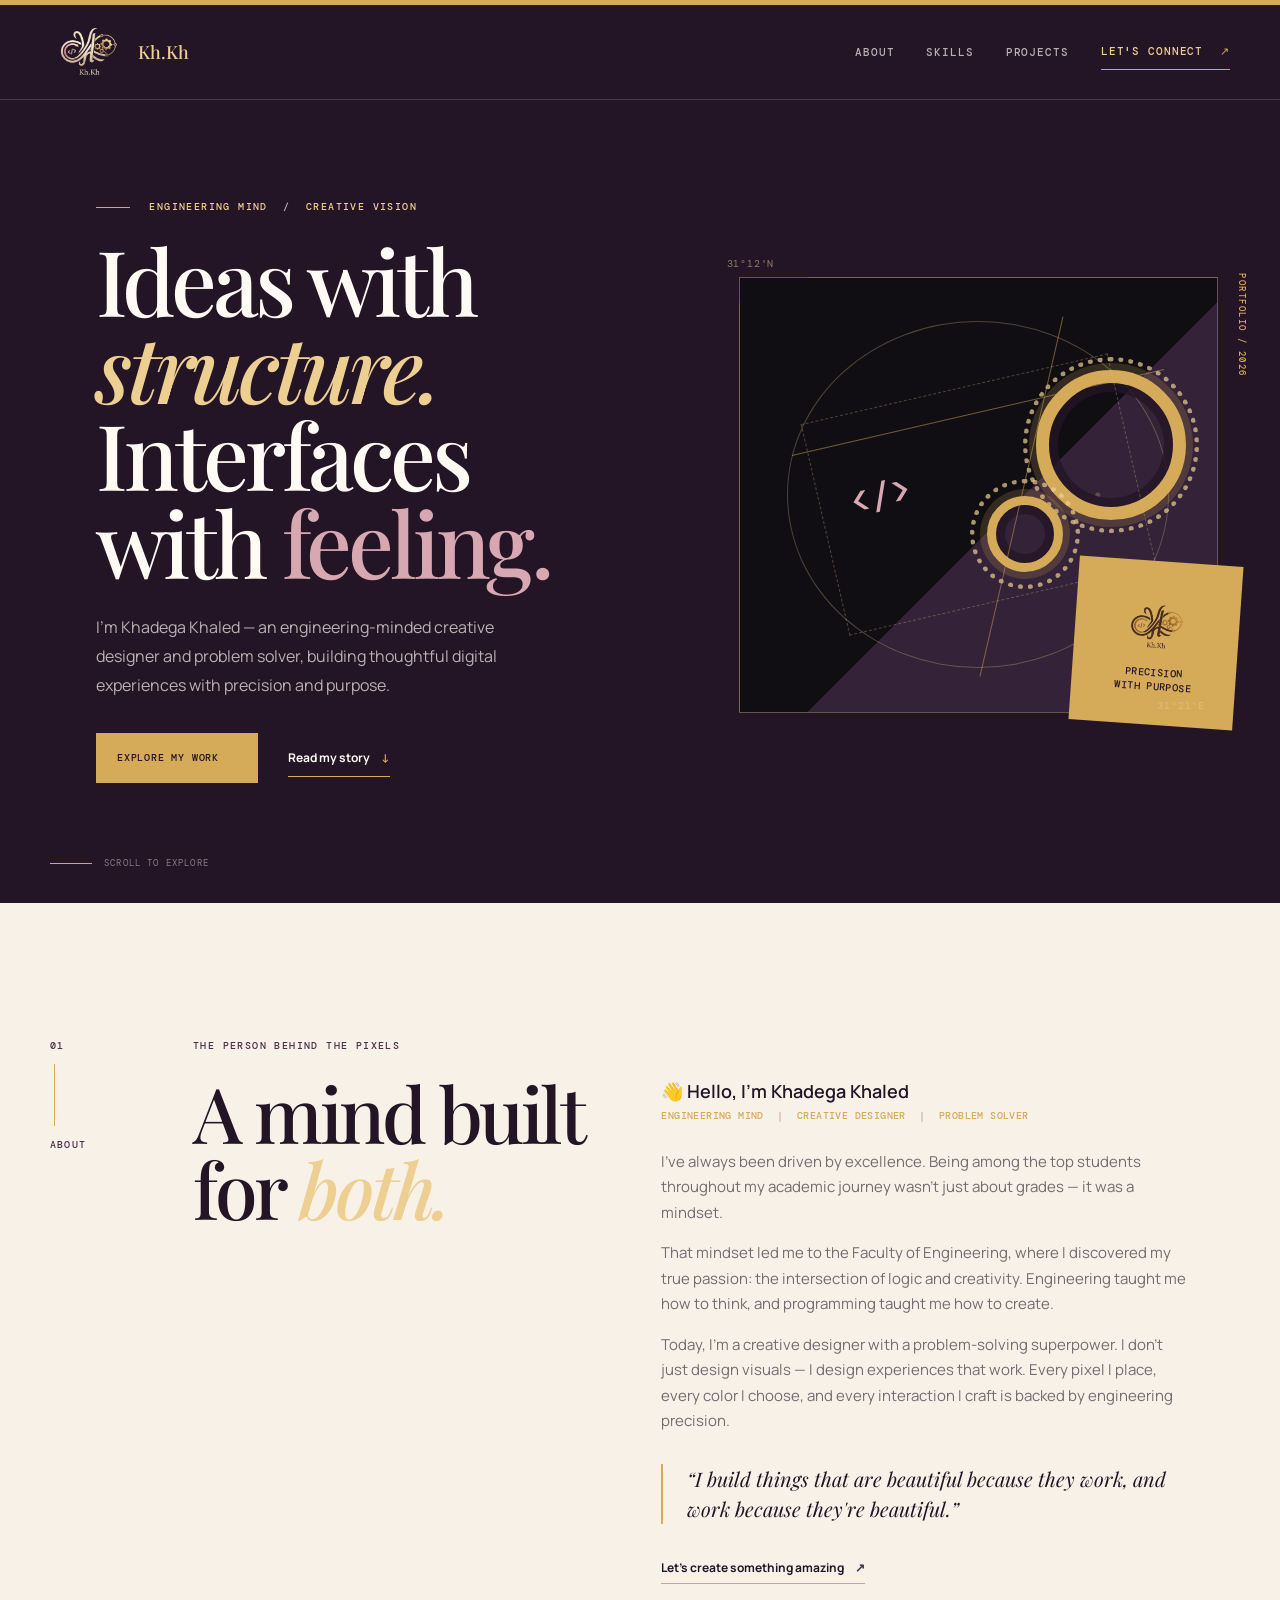
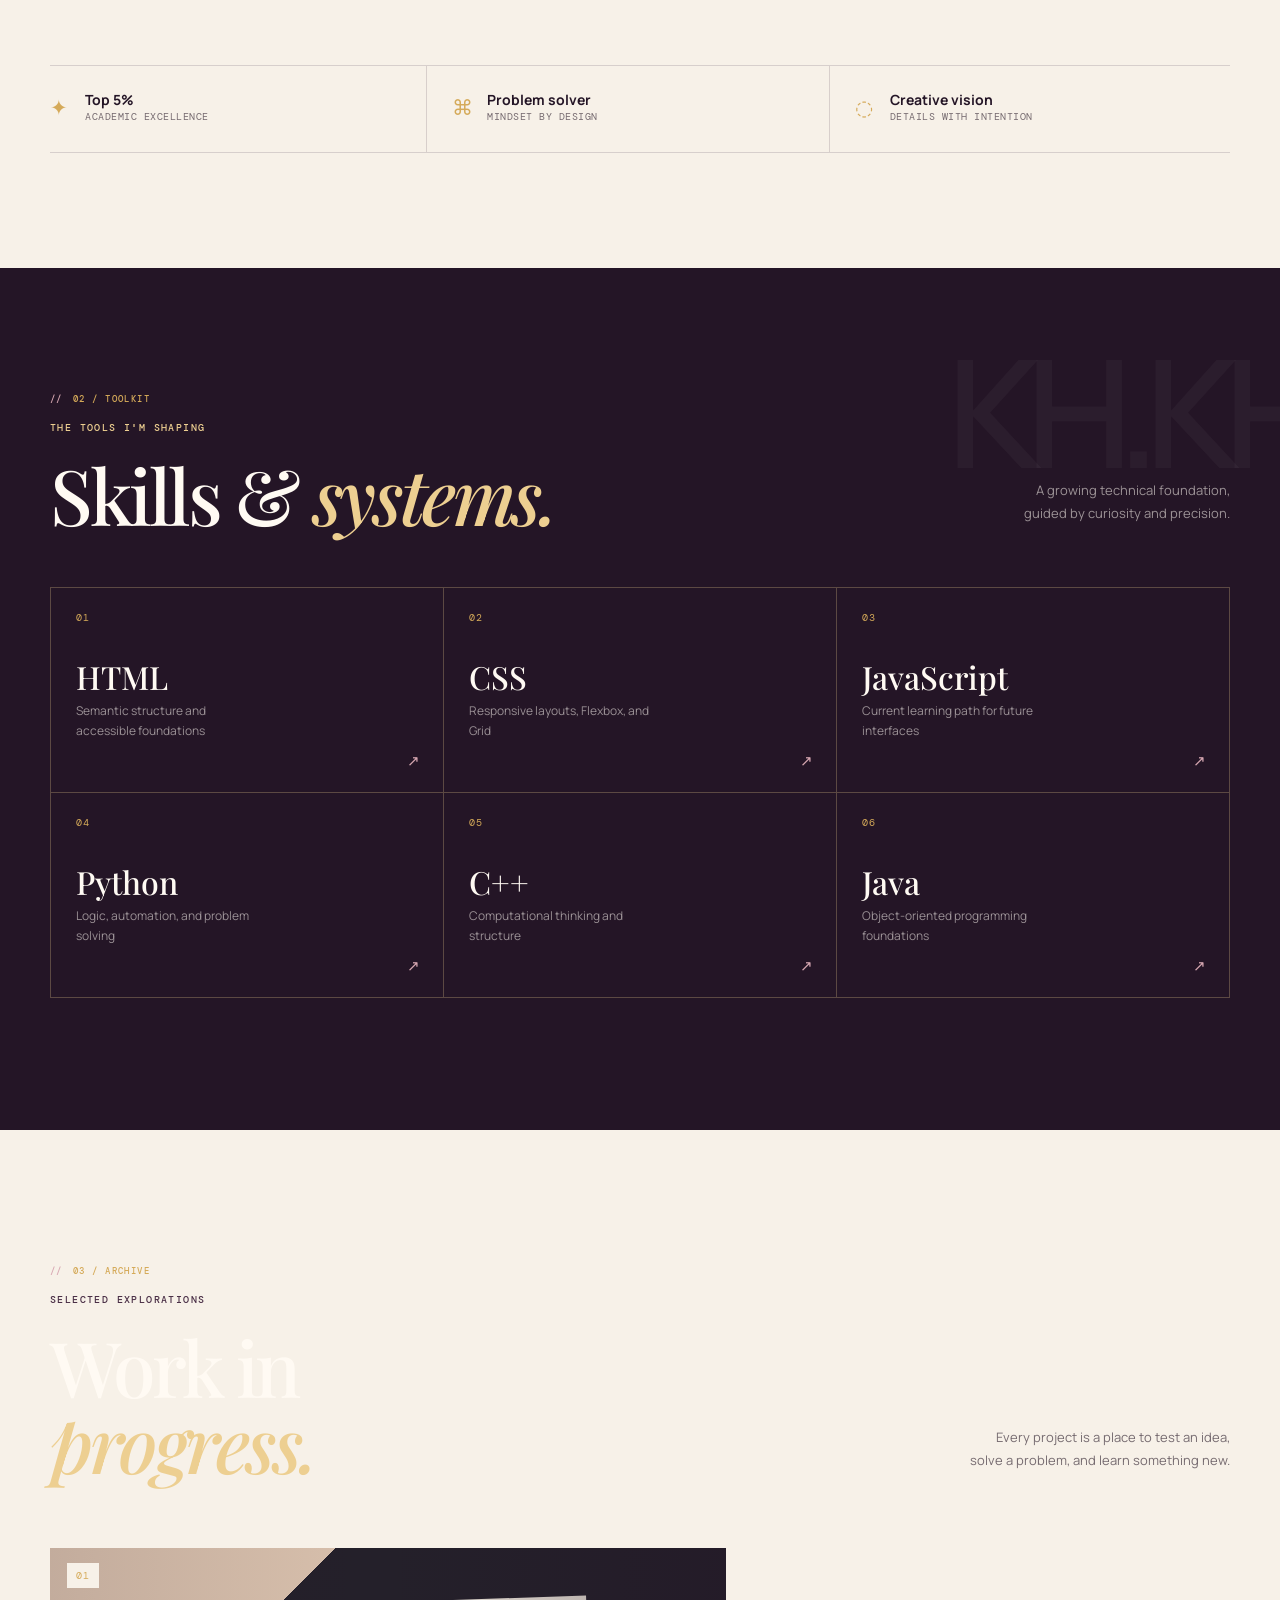
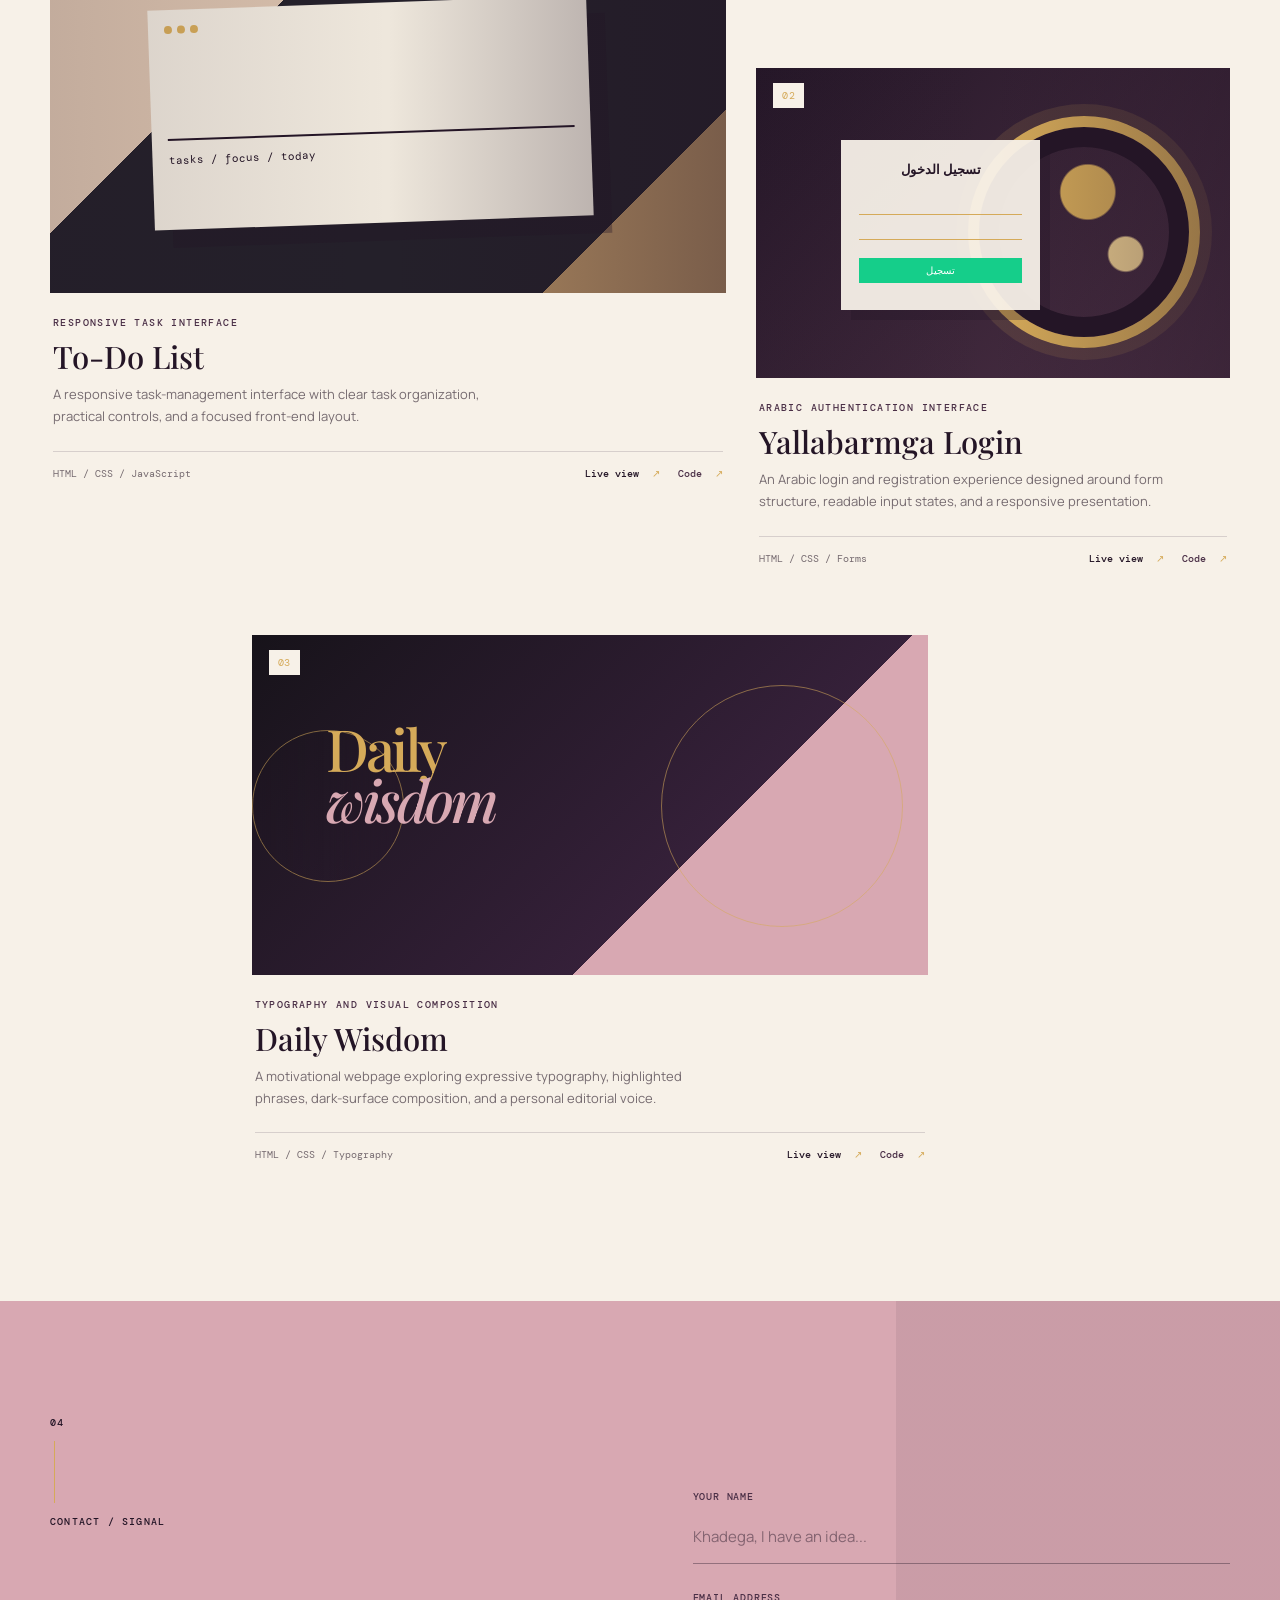
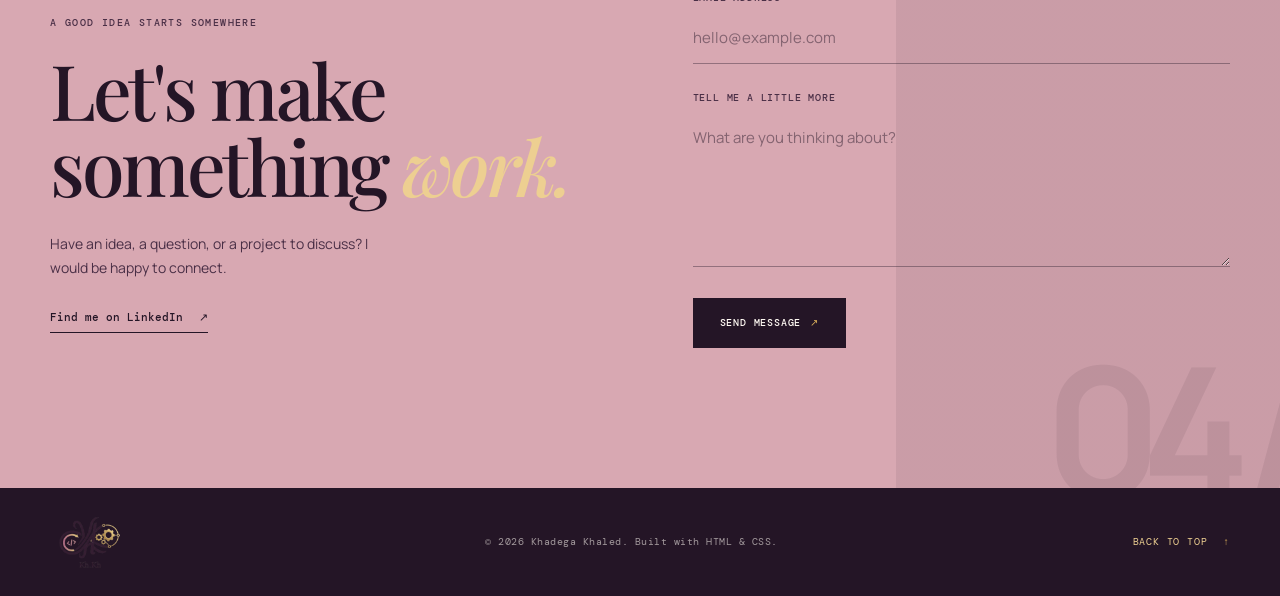
<file: index.html>
<html lang="en"><head>
  <meta charset="UTF-8">
  <meta name="viewport" content="width=device-width, initial-scale=1.0">
  <meta name="description" content="Kh.Kh — Khadega Khaled's personal portfolio. Engineering mind, creative vision.">
  <title>Khadega Khaled | portfolio</title>
  <link rel="preconnect" href="https://fonts.googleapis.com">
  <link rel="preconnect" href="https://fonts.gstatic.com" crossorigin="">
  <link href="https://fonts.googleapis.com/css2?family=DM+Mono:wght@400;500&amp;family=Manrope:wght@400;500;600;700;800&amp;family=Playfair+Display:ital,wght@0,500;0,600;1,500;1,600&amp;display=swap" rel="stylesheet">
  <link rel="stylesheet" href="style.css">
</head>
<body>
  <div class="top-line"></div>

  <header class="site-header" id="top">
    <div class="container nav-wrap">
      <a class="brand-lockup" href="#top" aria-label="Kh.Kh home">
        <img src="images/LOGO.png" alt="Kh.Kh engineering and coding logo">
        <span class="brand-word">Kh.Kh<span class="brand-dot"></span></span>
      </a>
      <nav class="main-nav" aria-label="Main navigation">
        <a href="#about">About</a>
        <a href="#skills">Skills</a>
        <a href="#projects">Projects</a>
        <a class="nav-cta" href="#contact">Let's connect <span>↗</span></a>
      </nav>
    </div>
  </header>

  <main>
    <section class="hero-section" aria-labelledby="hero-title">
      <div class="container hero-grid">
        <div class="hero-copy">
          <p class="eyebrow"><span class="eyebrow-rule"></span> Engineering mind <span class="eyebrow-divider">/</span> creative vision</p>
          <h1 id="hero-title">Ideas with<br><em>structure.</em><br>Interfaces with <span>feeling.</span></h1>
          <p class="hero-intro">I'm Khadega Khaled — an engineering-minded creative designer and problem solver, building thoughtful digital experiences with precision and purpose.</p>
          <div class="hero-actions">
            <a class="button button-primary" href="#projects">Explore my work <span>↗</span></a>
            <a class="text-link" href="#about">Read my story <span>↓</span></a>
          </div>
        </div>
        <div class="hero-art" aria-label="Abstract engineering and design visual">
          <div class="art-frame">
            <div class="gear gear-large"></div>
            <div class="gear gear-small"></div>
            <span class="code-symbol">&lt;/&gt;</span>
            <span class="draft-line line-a"></span><span class="draft-line line-b"></span>
            <span class="draft-number">31.21 / 30.04</span>
          </div>
          <div class="hero-stamp"><img src="images/LOGO-removebg-preview.png" alt="Kh.Kh monogram logo"><span>Precision<br>with purpose</span></div>
          <p class="vertical-note">PORTFOLIO / 2026</p>
          <span class="coordinate coordinate-one">31°12'N</span>
          <span class="coordinate coordinate-two">31°21'E</span>
        </div>
      </div>
      <div class="scroll-cue"><span class="scroll-line"></span> Scroll to explore</div>
    </section>

    <section class="about-section section-light" id="about" aria-labelledby="about-title">
      <div class="container about-grid">
        <div class="section-marker"><span>01</span><span class="marker-line"></span><span>ABOUT</span></div>
        <div class="about-heading"><p class="section-kicker">The person behind the pixels</p><h2 id="about-title">A mind built<br>for <em>both.</em></h2></div>
        <div class="about-copy">
          <p class="lead">👋 Hello, I'm Khadega Khaled</p>
          <p class="role-line">Engineering Mind <span>|</span> Creative Designer <span>|</span> Problem Solver</p>
          <p>I've always been driven by excellence. Being among the top students throughout my academic journey wasn't just about grades — it was a mindset.</p>
          <p>That mindset led me to the Faculty of Engineering, where I discovered my true passion: the intersection of logic and creativity. Engineering taught me how to think, and programming taught me how to create.</p>
          <p>Today, I'm a creative designer with a problem-solving superpower. I don't just design visuals — I design experiences that work. Every pixel I place, every color I choose, and every interaction I craft is backed by engineering precision.</p>
          <blockquote>“I build things that are beautiful because they work, and work because they're beautiful.”</blockquote>
          <a class="text-link dark-link" href="#contact">Let's create something amazing <span>↗</span></a>
        </div>
      </div>
      <div class="container highlight-row">
        <div class="highlight"><span>✦</span><strong>Top 5%</strong><small>Academic excellence</small></div>
        <div class="highlight"><span>⌘</span><strong>Problem solver</strong><small>Mindset by design</small></div>
        <div class="highlight"><span>◌</span><strong>Creative vision</strong><small>Details with intention</small></div>
      </div>
    </section>

    <section class="skills-section section-plum" id="skills" aria-labelledby="skills-title">
      <div class="container">
        <div class="section-heading-row">
          <div class="heading-with-index"><p class="section-index-line">02 / TOOLKIT</p><p class="section-kicker light-kicker">The tools I'm shaping</p><h2 id="skills-title">Skills &amp; <em>systems.</em></h2></div>
          <p class="section-aside">A growing technical foundation,<br>guided by curiosity and precision.</p>
        </div>
        <div class="skills-grid">
          <article class="skill-card"><span class="card-number">01</span><h3>HTML</h3><p>Semantic structure and accessible foundations</p><span class="card-arrow">↗</span></article>
          <article class="skill-card"><span class="card-number">02</span><h3>CSS</h3><p>Responsive layouts, Flexbox, and Grid</p><span class="card-arrow">↗</span></article>
          <article class="skill-card"><span class="card-number">03</span><h3>JavaScript</h3><p>Current learning path for future interfaces</p><span class="card-arrow">↗</span></article>
          <article class="skill-card"><span class="card-number">04</span><h3>Python</h3><p>Logic, automation, and problem solving</p><span class="card-arrow">↗</span></article>
          <article class="skill-card"><span class="card-number">05</span><h3>C++</h3><p>Computational thinking and structure</p><span class="card-arrow">↗</span></article>
          <article class="skill-card"><span class="card-number">06</span><h3>Java</h3><p>Object-oriented programming foundations</p><span class="card-arrow">↗</span></article>
        </div>
      </div>
    </section>

    <section class="projects-section section-light" id="projects" aria-labelledby="projects-title">
      <div class="container">
        <div class="section-heading-row projects-heading">
          <div class="heading-with-index"><p class="section-index-line">03 / ARCHIVE</p><p class="section-kicker">Selected explorations</p><h2 id="projects-title">Work in<br><em>progress.</em></h2></div>
          <p class="section-aside dark-aside">Every project is a place to test an idea,<br>solve a problem, and learn something new.</p>
        </div>
        <div class="projects-grid">
          <article class="project-card project-1">
            <a class="project-visual visual-one" href="https://123khokh.github.io/To_Do_list/" target="_blank" rel="noreferrer" aria-label="Open To-Do List live project"><span class="visual-window"><span></span><span></span><span></span><b>tasks / focus / today</b></span><span class="project-index">01</span></a>
            <div class="project-meta"><p class="project-type">Responsive task interface</p><h3>To-Do List</h3><p>A responsive task-management interface with clear task organization, practical controls, and a focused front-end layout.</p><div class="project-footer"><span>HTML / CSS / JavaScript</span><span class="project-links"><a href="https://123khokh.github.io/To_Do_list/" target="_blank" rel="noreferrer">Live view <span>↗</span></a><a href="https://github.com/123khokh/To_Do_list" target="_blank" rel="noreferrer">Code <span>↗</span></a></span></div></div>
          </article>
          <article class="project-card project-2">
            <a class="project-visual visual-two" href="https://123khokh.github.io/--Yallabarmga/" target="_blank" rel="noreferrer" aria-label="Open Yallabarmga live project"><span class="login-panel"><b>تسجيل الدخول</b><span></span><span></span><i>تسجيل</i></span><span class="project-index">02</span></a>
            <div class="project-meta"><p class="project-type">Arabic authentication interface</p><h3>Yallabarmga Login</h3><p>An Arabic login and registration experience designed around form structure, readable input states, and a responsive presentation.</p><div class="project-footer"><span>HTML / CSS / Forms</span><span class="project-links"><a href="https://123khokh.github.io/--Yallabarmga/" target="_blank" rel="noreferrer">Live view <span>↗</span></a><a href="https://github.com/123khokh/To_Do_list" target="_blank" rel="noreferrer">Code <span>↗</span></a></span></div></div>
          </article>
          <article class="project-card project-3">
            <a class="project-visual visual-three" href="https://123khokh.github.io/ITI/" target="_blank" rel="noreferrer" aria-label="Open Daily Wisdom live project"><span class="wisdom-title">Daily<br><em>wisdom</em></span><span class="project-index">03</span></a>
            <div class="project-meta"><p class="project-type">Typography and visual composition</p><h3>Daily Wisdom</h3><p>A motivational webpage exploring expressive typography, highlighted phrases, dark-surface composition, and a personal editorial voice.</p><div class="project-footer"><span>HTML / CSS / Typography</span><span class="project-links"><a href="https://123khokh.github.io/ITI/" target="_blank" rel="noreferrer">Live view <span>↗</span></a><a href="https://github.com/123khokh/To_Do_list" target="_blank" rel="noreferrer">Code <span>↗</span></a></span></div></div>
          </article>
        </div>
      </div>
    </section>

    <section class="contact-section section-blush" id="contact" aria-labelledby="contact-title">
      <div class="container contact-grid">
        <div class="contact-intro"><div class="section-marker marker-dark"><span>04</span><span class="marker-line"></span><span>CONTACT / SIGNAL</span></div><p class="section-kicker">A good idea starts somewhere</p><h2 id="contact-title">Let's make<br>something <em>work.</em></h2><p>Have an idea, a question, or a project to discuss? I would be happy to connect.</p><a class="linkedin-link" href="https://www.linkedin.com" target="_blank" rel="noreferrer">Find me on LinkedIn <span>↗</span></a></div>
        <form class="contact-form" action="#contact" method="post">
          <div class="form-row"><label for="name">Your name</label><input id="name" name="name" type="text" placeholder="Khadega, I have an idea..."></div>
          <div class="form-row"><label for="email">Email address</label><input id="email" name="email" type="email" placeholder="hello@example.com"></div>
          <div class="form-row"><label for="message">Tell me a little more</label><textarea id="message" name="message" rows="5" placeholder="What are you thinking about?"></textarea></div>
          <button class="button button-dark" type="submit">Send message <span>↗</span></button>
        </form>
      </div>
    </section>
  </main>

  <footer class="site-footer">
    <div class="container footer-wrap"><a class="footer-brand" href="#top"><img src="images/LOGO-removebg-preview.png" alt="Kh.Kh logo"></a><p>© 2026 Khadega Khaled. Built with HTML &amp; CSS.</p><a class="back-top" href="#top">Back to top <span>↑</span></a></div>
  </footer>


</body></html>
</file>
<file: style.css>
:root{
    --plum:#241526;
    --plum-2:#352039;
    --plum-3:#4a2f46;
    --brass:#d5aa59;
    --brass-light:#edcf91;
    --blush:#d8a8b2;
    --paper:#f7f1e8;
    --ink:#251c24;
    --muted:#766b70;
    --line:rgba(53,32,57,.16);
    --white:#fffaf3;
    --mono:'DM Mono',monospace;
    --sans:'Manrope',sans-serif;
    --display:'Playfair Display',serif;
    --ease:cubic-bezier(.23,1,.32,1)
}

*{
    box-sizing:border-box
}
html{
    scroll-behavior:smooth
}
body{
    margin:0;
    background:var(--paper);
    color:var(--ink);
    font-family:var(--sans);
    font-size:15px;
    line-height:1.7
}
a{
    color:inherit;
    text-decoration:none
}
button,input,textarea{
    font:inherit
}
button{
    border:0
}
img{
    display:block;
    max-width:100%
}
::selection{
    background:var(--brass);
    color:var(--plum)
}

.container{
    width:min(1180px,calc(100% - 72px));
    margin:0 auto
}
.top-line{
    height:5px;
    background:var(--brass)
}
.site-header{
    position:relative;
    z-index:5;
    background:var(--plum);
    color:var(--white);
    border-bottom:1px solid rgba(237,207,145,.2)
}
.nav-wrap{
    min-height:94px;
    display:flex;
    align-items:center;
    justify-content:space-between;
    gap:30px
}
    .brand-lockup{
        display:flex;
        align-items:center;
        gap:12px;
        min-width:170px
    }
    .brand-lockup img{
        width:76px;
        height:76px;
        object-fit:contain
    }
    .brand-word{
        color:var(--brass-light);
        font:500 18px/1 var(--display)
    }
    .brand-dot{
        color:var(--blush)
    }
    .main-nav{
        display:flex;
        align-items:center;
        gap:32px;
        font:500 11px/1 var(--mono);
        text-transform:uppercase;
        letter-spacing:.08em
    }
    .main-nav a{
        color:rgba(255,250,243,.68);
        transition:color .2s var(--ease)
    }
    .main-nav a:hover,.main-nav a:focus-visible{
        color:var(--brass-light)
    }
    .main-nav .nav-cta{
        color:var(--brass-light);
        border-bottom:1px solid var(--brass);
        padding:12px 0
    }
    .main-nav span,.button span,.text-link span,.linkedin-link span,.back-top span{
        color:var(--brass);
        margin-left:9px
    }
.hero-section{
    position:relative;
    overflow:hidden;
    background:var(--plum);
    color:var(--white);
    min-height:700px;
    padding:100px 0 120px
}
.hero-grid{
    display:grid;
    grid-template-columns:minmax(0,1.03fr) minmax(380px,.97fr);
    align-items:center;
    gap:80px
}
.hero-copy{
    position:relative;
    z-index:2;
    padding-left:46px
}
.eyebrow,.section-kicker,.project-type{
    margin:0 0 22px;
    color:var(--brass-light);
    font:500 10px/1.4 var(--mono);
    letter-spacing:.14em;
    text-transform:uppercase
}
.eyebrow-rule{display:inline-block;width:34px;height:1px;background:var(--brass);vertical-align:middle;margin-right:12px}.eyebrow-divider{color:var(--blush);padding:0 8px}h1,h2,h3,p{margin-top:0}h1,h2{font-family:var(--display);font-weight:500;letter-spacing:-.045em}h1{max-width:690px;margin-bottom:28px;font-size:clamp(57px,7.1vw,103px);line-height:.96}h1 em,h2 em{color:var(--brass-light);font-style:italic}h1 span{color:var(--blush)}.hero-intro{max-width:425px;margin-bottom:34px;color:rgba(255,250,243,.68);font-size:16px;line-height:1.8}.hero-actions{display:flex;align-items:center;gap:30px;flex-wrap:wrap}.button{display:inline-flex;align-items:center;justify-content:center;min-height:50px;padding:0 21px;font:500 10px/1 var(--mono);letter-spacing:.08em;text-transform:uppercase;transition:transform .2s var(--ease),background .2s var(--ease),color .2s var(--ease);cursor:pointer}.button:hover,.button:focus-visible{transform:translateY(-3px)}.button:active{transform:scale(.97)}.button-primary{color:var(--plum);background:var(--brass)}.button-primary:hover,.button-primary:focus-visible{background:var(--brass-light)}.button-dark{color:var(--white);background:var(--plum);padding:0 27px}.text-link{position:relative;color:var(--white);font-size:12px;font-weight:700}.text-link:after{content:"";position:absolute;right:0;bottom:-8px;left:0;height:1px;background:var(--brass);transform-origin:left;transition:transform .25s var(--ease)}.text-link:hover:after,.text-link:focus-visible:after{transform:scaleX(.55)}
.hero-art{position:relative;min-height:470px}.art-frame{position:absolute;inset:20px 12px 14px 42px;overflow:hidden;border:1px solid rgba(237,207,145,.38);background:radial-gradient(circle at 75% 50%,rgba(213,170,89,.3) 0 2px,transparent 3px),linear-gradient(135deg,#100e13 0 55%,#332238 55% 100%)}.art-frame:before,.art-frame:after{content:"";position:absolute;inset:10%;border:1px solid rgba(237,207,145,.28);border-radius:50%}.art-frame:after{inset:25% 17%;border-radius:0;border-style:dashed;transform:rotate(-13deg)}.gear{position:absolute;border:13px solid var(--brass);border-radius:50%;box-shadow:0 0 0 7px rgba(213,170,89,.18),inset 0 0 0 9px rgba(36,21,38,.8)}.gear:before{content:"";position:absolute;inset:-26px;border:5px dotted var(--brass-light);border-radius:50%;opacity:.7}.gear-large{width:150px;height:150px;right:31px;top:92px}.gear-small{width:76px;height:76px;right:154px;top:218px;border-width:9px}.code-symbol{position:absolute;left:23%;top:45%;color:var(--blush);font:500 35px var(--mono);transform:rotate(-13deg)}.draft-line{position:absolute;display:block;background:var(--brass);opacity:.5}.line-a{width:80%;height:1px;left:10%;top:31%;transform:rotate(-13deg)}.line-b{width:1px;height:85%;left:59%;top:8%;transform:rotate(13deg)}.draft-number{position:absolute;right:21px;bottom:19px;color:rgba(237,207,145,.7);font:9px var(--mono);letter-spacing:.1em}.hero-stamp{position:absolute;right:-8px;bottom:2px;width:164px;height:164px;display:flex;flex-direction:column;align-items:center;justify-content:center;gap:6px;background:var(--brass);color:var(--plum);text-align:center;transform:rotate(4deg)}.hero-stamp img{width:68px;height:68px;object-fit:contain;mix-blend-mode:multiply;opacity:.84}.hero-stamp span{font:500 10px/1.4 var(--mono);letter-spacing:.04em;text-transform:uppercase}.vertical-note{position:absolute;top:62px;right:-63px;color:var(--brass);font:500 9px var(--mono);letter-spacing:.16em;transform:rotate(90deg)}.coordinate{position:absolute;color:rgba(237,207,145,.55);font:10px var(--mono);letter-spacing:.08em}.coordinate-one{top:0;left:30px}.coordinate-two{right:25px;bottom:15px}.scroll-cue{position:absolute;bottom:34px;left:calc(50% - 590px);display:flex;align-items:center;gap:12px;color:rgba(255,250,243,.45);font:9px var(--mono);letter-spacing:.13em;text-transform:uppercase}.scroll-line{width:42px;height:1px;background:var(--brass)}
.section-light{background:var(--paper)}.about-section{padding:136px 0 115px}.about-grid{display:grid;grid-template-columns:95px .85fr 1.15fr;gap:48px;align-items:start}.section-marker{display:flex;flex-direction:column;gap:12px;color:var(--plum-3);font:500 10px var(--mono);letter-spacing:.12em}.marker-line{width:1px;height:62px;margin-left:4px;background:var(--brass)}.about-heading h2,.section-heading-row h2,.contact-intro h2{margin:0;color:var(--plum);font-size:clamp(48px,6vw,80px);line-height:.98}.section-kicker{color:var(--plum-3)}.about-copy{max-width:530px;padding-top:40px}.about-copy .lead{margin-bottom:4px;color:var(--plum);font:600 18px/1.4 var(--sans)}.role-line{margin-bottom:27px;color:var(--brass);font:500 10px var(--mono);letter-spacing:.04em;text-transform:uppercase}.role-line span{padding:0 7px;color:var(--blush)}.about-copy>p:not(.lead):not(.role-line){color:var(--muted)}.about-copy blockquote{margin:30px 0 34px;padding-left:24px;border-left:2px solid var(--brass);color:var(--plum);font:italic 20px/1.5 var(--display)}.dark-link{color:var(--plum)}.dark-link span{color:var(--plum-3)}.highlight-row{display:flex;gap:1px;margin-top:87px;border-top:1px solid var(--line);border-bottom:1px solid var(--line)}.highlight{flex:1;display:grid;grid-template-columns:35px 1fr;grid-template-rows:1fr 1fr;padding:24px 24px 23px 0}.highlight+.highlight{padding-left:25px;border-left:1px solid var(--line)}.highlight>span{grid-row:1/3;color:var(--brass);font-size:21px}.highlight strong{color:var(--plum);font-size:14px;line-height:1.4}.highlight small{color:var(--muted);font:10px var(--mono);letter-spacing:.05em;text-transform:uppercase}
.section-plum{background:var(--plum);color:var(--white)}.skills-section{padding:125px 0 132px;position:relative;overflow:hidden}.skills-section:before{content:"KH.KH";position:absolute;top:68px;right:-35px;color:rgba(255,250,243,.035);font:600 150px/1 var(--sans);letter-spacing:-.1em}.section-heading-row{display:flex;align-items:flex-end;justify-content:space-between;gap:45px;margin-bottom:55px}.heading-with-index{position:relative}.section-index-line{margin:0 0 16px;color:var(--brass);font:500 9px var(--mono);letter-spacing:.16em}.section-index-line:before{content:"//";margin-right:10px;color:var(--blush)}.light-kicker{color:var(--brass-light)}.section-heading-row h2{color:var(--white)}.section-aside{margin:0 0 7px;color:rgba(255,250,243,.55);font-size:13px;line-height:1.8;text-align:right}.skills-grid{display:grid;grid-template-columns:repeat(3,1fr);border-top:1px solid rgba(237,207,145,.28);border-left:1px solid rgba(237,207,145,.28)}.skill-card{position:relative;min-height:205px;padding:23px 25px;border-right:1px solid rgba(237,207,145,.28);border-bottom:1px solid rgba(237,207,145,.28);transition:background .25s var(--ease),transform .25s var(--ease)}.skill-card:hover{background:var(--plum-2);transform:translateY(-4px)}.card-number,.project-index{color:var(--brass);font:10px var(--mono);letter-spacing:.08em}.skill-card h3{margin:37px 0 8px;color:var(--white);font:500 32px/1 var(--display)}.skill-card p{max-width:180px;margin:0;color:rgba(255,250,243,.54);font-size:12px;line-height:1.65}.card-arrow{position:absolute;right:23px;bottom:19px;color:var(--blush)}
.projects-section{padding:135px 0 140px}.projects-heading{margin-bottom:68px}.dark-aside{color:var(--muted)}.projects-grid{display:grid;grid-template-columns:repeat(12,1fr);gap:70px 30px}.project-card{display:flex;flex-direction:column}.project-1{grid-column:span 7}.project-2{grid-column:span 5;padding-top:120px}.project-3{grid-column:3/span 7}.project-visual{position:relative;height:345px;overflow:hidden;background:var(--plum);display:block}.project-2 .project-visual{height:310px}.project-3 .project-visual{height:340px}.project-visual:after{content:"";position:absolute;inset:0;pointer-events:none;background:linear-gradient(90deg,rgba(36,21,38,.12),transparent 50%,rgba(36,21,38,.4))}.visual-one{background:linear-gradient(135deg,#d9c1ad 0 28%,#24202a 28% 82%,#b28d62 82%)}.visual-window{position:absolute;top:55px;left:15%;width:65%;height:220px;padding:16px;background:#eee7dc;box-shadow:18px 18px 0 rgba(36,21,38,.35);color:var(--plum);font:11px var(--mono);transform:rotate(-2deg)}.visual-window span{display:inline-block;width:8px;height:8px;margin-right:5px;border-radius:50%;background:var(--brass)}.visual-window b{display:block;margin-top:105px;border-top:2px solid var(--plum);padding-top:12px;font-weight:400}.visual-two{background:radial-gradient(circle at 70% 40%,var(--brass) 0 7%,transparent 7.5%),radial-gradient(circle at 78% 60%,var(--brass-light) 0 4%,transparent 4.5%),linear-gradient(135deg,#251728,#4c3045)}.visual-two:before{content:"";position:absolute;width:210px;height:210px;right:30px;top:48px;border:11px solid var(--brass);border-radius:50%;box-shadow:0 0 0 12px rgba(213,170,89,.14),inset 0 0 0 20px var(--plum)}.login-panel{position:absolute;z-index:1;top:72px;left:18%;width:42%;height:170px;padding:18px;background:rgba(247,241,232,.95);color:var(--plum);text-align:center;box-shadow:10px 10px 0 rgba(36,21,38,.3)}.login-panel b{display:block;margin-bottom:18px;font-size:13px}.login-panel span{display:block;height:17px;margin:8px 0;border-bottom:1px solid var(--brass)}.login-panel i{display:block;margin-top:18px;background:#15ce8a;color:white;font-style:normal;font-size:10px;padding:4px}.visual-three{background:linear-gradient(135deg,#17131a,#352039 65%,#d8a8b2 65%)}.visual-three:before,.visual-three:after{content:"";position:absolute;border:1px solid var(--brass);border-radius:50%;opacity:.55}.visual-three:before{width:240px;height:240px;right:25px;top:50px}.visual-three:after{width:150px;height:150px;right:70px;top:95px}.wisdom-title{position:absolute;z-index:1;top:88px;left:11%;color:var(--brass);font:500 58px/.88 var(--display);letter-spacing:-.06em}.wisdom-title em{color:var(--blush);font-style:italic}.project-visual .project-index{position:absolute;z-index:2;top:15px;left:17px;padding:6px 9px;background:var(--paper)}.project-meta{padding:23px 3px 0}.project-type{margin-bottom:10px;color:var(--plum-3)}.project-meta h3{margin-bottom:11px;color:var(--plum);font:500 31px/1.05 var(--display)}.project-meta>p:not(.project-type){max-width:460px;margin-bottom:23px;color:var(--muted);font-size:13px;line-height:1.7}.project-footer{display:flex;justify-content:space-between;align-items:flex-start;gap:18px;padding-top:15px;border-top:1px solid var(--line);color:var(--muted);font:10px var(--mono)}.project-footer a{color:var(--plum);font-weight:500}.project-footer a span{color:var(--brass);margin-left:7px}.project-links{display:flex;align-items:center;gap:18px;flex-wrap:wrap;justify-content:flex-end}.project-links a+a{color:var(--plum-3)}
.section-blush{background:var(--blush)}.contact-section{position:relative;overflow:hidden;padding:115px 0 125px;background-image:linear-gradient(90deg,rgba(216,168,178,.98) 0%,rgba(216,168,178,.98) 70%,rgba(36,21,38,.08) 70%,rgba(36,21,38,.08) 100%)}.contact-section:after{content:"04 /";position:absolute;right:-20px;bottom:-30px;color:rgba(36,21,38,.08);font:700 180px/1 var(--sans);letter-spacing:-.12em}.contact-grid{position:relative;z-index:1;display:grid;grid-template-columns:1fr 1fr;gap:105px}.marker-dark{color:var(--plum);margin-bottom:88px}.contact-intro h2{margin-bottom:29px}.contact-intro>p:not(.section-kicker){max-width:340px;color:var(--plum-3);font-size:14px}.linkedin-link{display:inline-block;margin-top:17px;color:var(--plum);font:500 11px var(--mono);border-bottom:1px solid var(--plum);padding-bottom:8px}.linkedin-link span{color:var(--plum)}.contact-form{padding-top:74px}.form-row{display:flex;flex-direction:column;margin-bottom:27px}.form-row label{margin-bottom:8px;color:var(--plum-3);font:500 10px var(--mono);letter-spacing:.08em;text-transform:uppercase}.form-row input,.form-row textarea{width:100%;padding:13px 0;border:0;border-bottom:1px solid rgba(36,21,38,.38);outline:0;background:transparent;color:var(--plum);resize:vertical}.form-row input::placeholder,.form-row textarea::placeholder{color:rgba(36,21,38,.47)}.form-row input:focus,.form-row textarea:focus{border-color:var(--plum);box-shadow:0 1px 0 var(--plum)}.contact-form .button{margin-top:4px}.site-footer{background:var(--plum);color:rgba(255,250,243,.58)}.footer-wrap{display:flex;align-items:center;justify-content:space-between;min-height:108px;gap:25px}.footer-brand img{width:80px;height:80px;object-fit:contain}.footer-wrap p{margin:0;font:10px var(--mono);letter-spacing:.05em}.back-top{color:var(--brass-light);font:10px var(--mono);text-transform:uppercase;letter-spacing:.08em}
@media(max-width:900px){.container{width:min(100% - 44px,720px)}.hero-grid{grid-template-columns:1fr .82fr;gap:35px}.hero-copy{padding-left:0}.hero-art{min-height:390px}.art-frame{inset:30px 0 18px 18px}.scroll-cue{left:22px}.about-grid{grid-template-columns:62px 1fr;gap:30px}.about-copy{grid-column:2;padding-top:0}.section-heading-row{align-items:flex-start;flex-direction:column;gap:20px}.section-aside{text-align:left}.project-1,.project-2,.project-3{grid-column:span 6;padding-top:0}.project-3{grid-column:2/span 10}.contact-grid{gap:50px}}
@media(max-width:640px){body{font-size:14px}.container{width:calc(100% - 36px)}.nav-wrap{min-height:80px;align-items:flex-start;padding-top:12px;padding-bottom:12px}.brand-lockup img{width:63px;height:63px}.main-nav{gap:13px;flex-wrap:wrap;justify-content:flex-end;font-size:9px}.main-nav .nav-cta{width:100%;padding:7px 0 0;border-bottom:0;text-align:right}.hero-section{min-height:830px;padding:74px 0 100px}.hero-grid{display:flex;flex-direction:column;align-items:stretch;gap:50px}.hero-copy{padding:0}.hero-copy h1{font-size:clamp(50px,15vw,76px)}.hero-intro{font-size:14px}.hero-art{min-height:330px}.hero-stamp{width:130px;height:130px;right:-4px}.hero-stamp img{width:53px;height:53px}.hero-stamp span{font-size:8px}.vertical-note{right:-51px}.coordinate-one{left:6px}.scroll-cue{left:18px;bottom:28px}.about-section,.projects-section{padding:88px 0 90px}.about-grid{grid-template-columns:1fr;gap:25px}.about-heading{padding-left:28px}.section-marker{flex-direction:row;align-items:center;gap:10px}.section-marker .marker-line{width:42px;height:1px;margin:0}.about-copy{grid-column:auto;padding:20px 0 0 28px}.about-copy blockquote{font-size:18px}.highlight-row{flex-direction:column;margin-top:57px}.highlight{min-height:69px;padding:18px 0}.highlight+.highlight{padding-left:0;border-top:1px solid var(--line);border-left:0}.skills-section,.contact-section{padding:88px 0 94px}.skills-grid{grid-template-columns:repeat(2,1fr)}.skill-card{min-height:170px;padding:18px}.skill-card h3{margin-top:28px;font-size:27px}.skill-card p{font-size:11px}.projects-grid{display:flex;flex-direction:column;gap:55px}.project-2,.project-3{padding:0}.project-visual,.project-2 .project-visual,.project-3 .project-visual{height:275px}.project-meta h3{font-size:28px}.project-footer{align-items:flex-start}.project-links{justify-content:flex-end}.contact-grid{display:flex;flex-direction:column;gap:30px}.marker-dark{margin-bottom:60px}.contact-form{padding-top:5px}.footer-wrap{min-height:155px;flex-wrap:wrap;padding:20px 0;justify-content:space-between}.footer-wrap p{order:3;width:100%}.back-top{align-self:center}}
@media(prefers-reduced-motion:reduce){html{scroll-behavior:auto}*,*:before,*:after{transition-duration:.01ms!important;animation-duration:.01ms!important}}
</file>
